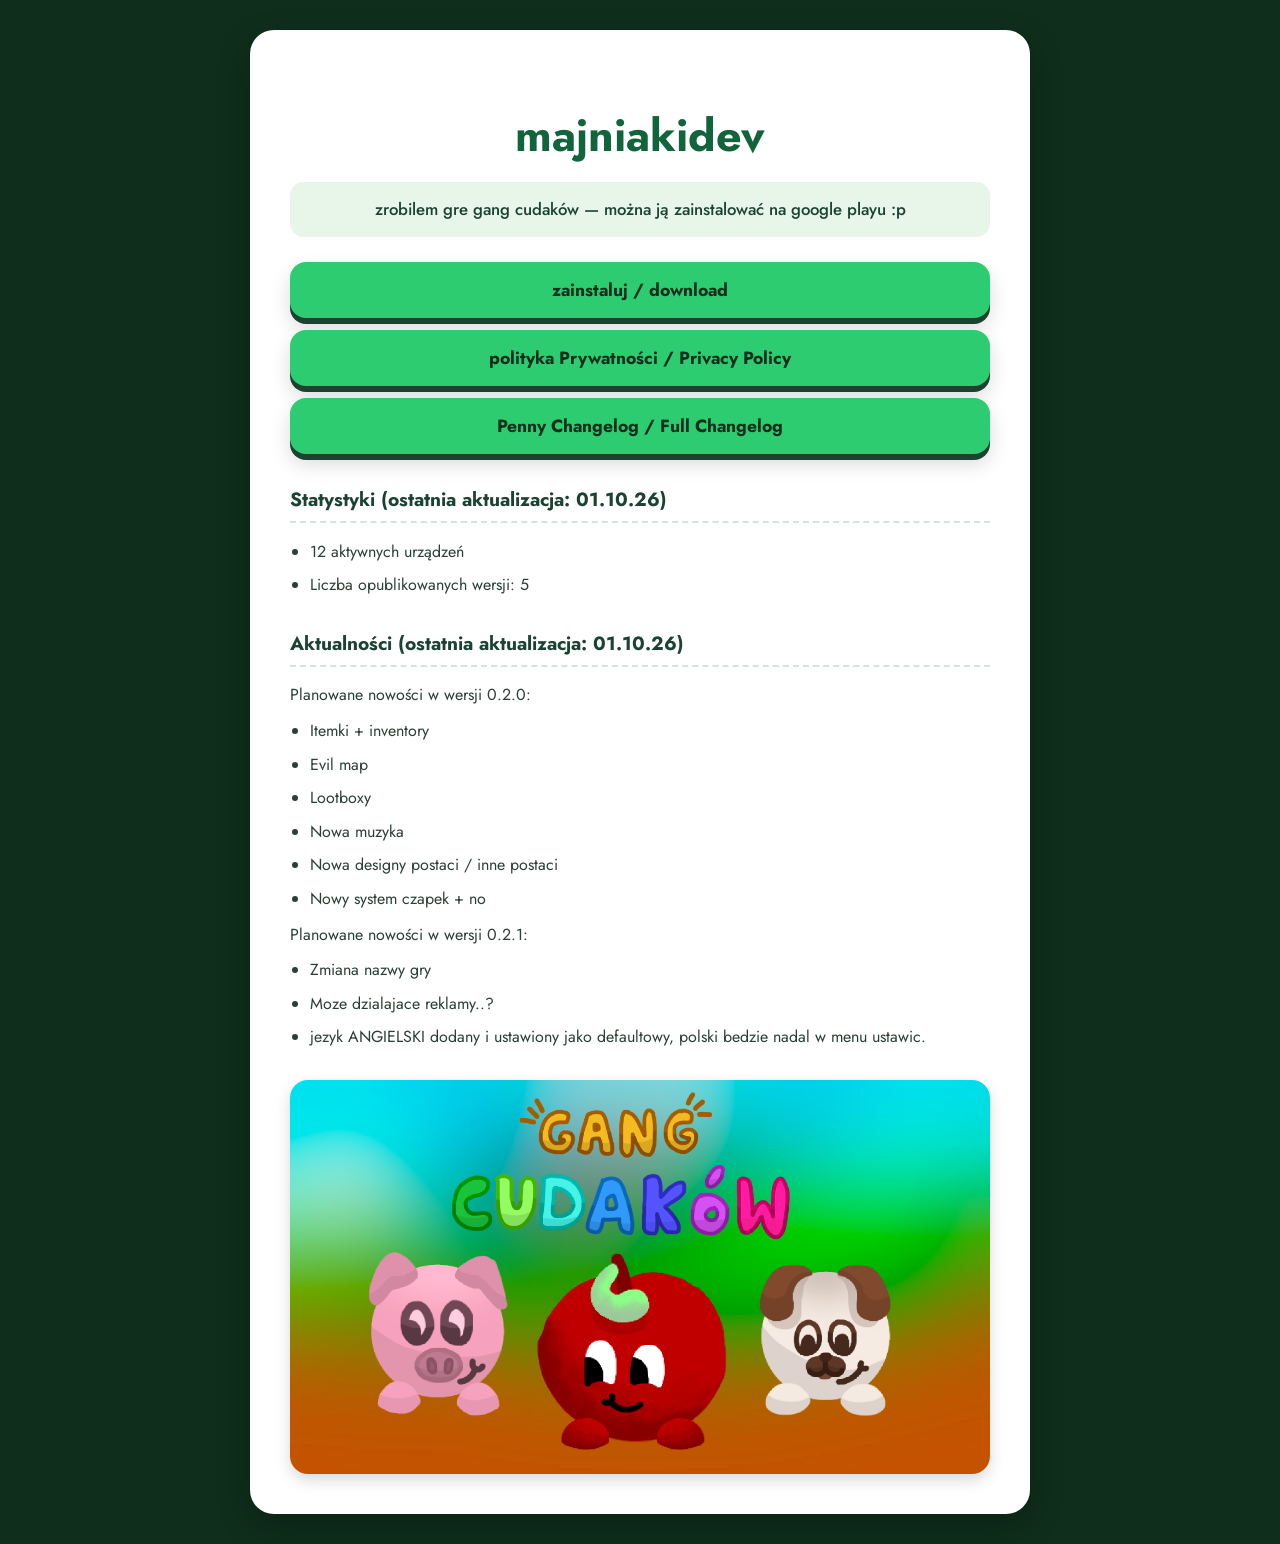
<file: index.html>
<!DOCTYPE html>
<html lang="pl">
  <head>
    <meta charset="UTF-8">
    <meta name="viewport" content="width=device-width, initial-scale=1.0">
    <title>Majniaki</title>
    <!-- Import czcionki Jost -->
    <link rel="preconnect" href="https://fonts.googleapis.com">
    <link rel="preconnect" href="https://fonts.gstatic.com" crossorigin>
    <link href="https://fonts.googleapis.com/css2?family=Jost:wght@400;500;700&display=swap" rel="stylesheet">
    
    <style>
      body {
        font-family: 'Jost', sans-serif;
        background-color: #0f2e1b; /* Ciemny zielony kolor tła */
        color: #2c3e35;
        line-height: 1.6;
        margin: 0;
        padding: 30px 20px;
        display: flex;
        justify-content: center;
      }
      .container {
        background: #ffffff;
        max-width: 700px;
        width: 100%;
        padding: 40px;
        border-radius: 24px;
        box-shadow: 0 12px 32px rgba(0, 0, 0, 0.25);
      }
      h1 {
        color: #11643c;
        text-align: center;
        font-size: 2.8rem;
        margin-bottom: 10px;
        font-weight: 700;
      }
      h2 {
        color: #1b4332;
        font-size: 1.2rem;
        margin-top: 30px;
        border-bottom: 2px dashed #d8e2dc;
        padding-bottom: 6px;
        font-weight: 700;
      }
      p {
        margin: 10px 0;
      }
      .intro {
        font-weight: 500;
        text-align: center;
        color: #1b4332;
        background: #e8f5e9;
        padding: 14px;
        border-radius: 14px;
        font-size: 1.05rem;
      }
      /* Styl przycisków w klimacie growym */
      .buttons-container {
        display: flex;
        flex-direction: column;
        gap: 12px;
        margin: 25px 0;
      }
      .game-button {
        display: block;
        text-align: center;
        background-color: #2ecc71; /* Żywy zielony */
        color: #0f2e1b;
        font-family: 'Jost', sans-serif;
        font-weight: 700;
        font-size: 1.1rem;
        text-decoration: none;
        padding: 14px 20px;
        border-radius: 16px;
        box-shadow: 0 6px 0 #1b4332, 0 10px 20px rgba(0,0,0,0.15);
        transition: all 0.1s ease;
      }
      .game-button:hover {
        background-color: #34d399;
        transform: translateY(-2px);
        box-shadow: 0 8px 0 #1b4332, 0 12px 24px rgba(0,0,0,0.2);
      }
      .game-button:active {
        transform: translateY(4px);
        box-shadow: 0 2px 0 #1b4332, 0 4px 8px rgba(0,0,0,0.2);
      }
      ul {
        padding-left: 20px;
        margin: 10px 0;
      }
      li {
        margin-bottom: 8px;
      }
      img {
        display: block;
        max-width: 100%;
        height: auto;
        border-radius: 18px; /* Zaokrąglone rogi obrazka */
        margin: 30px auto 0 auto;
        box-shadow: 0 6px 16px rgba(0, 0, 0, 0.15); /* Ładny cień pod obrazkiem */
      }
    </style>
  </head>
  <body>
    <div class="container">
      <h1>majniakidev</h1>
      <p class="intro">zrobilem gre gang cudaków — można ją zainstalować na google playu :p</p>
      
      <!-- Przyciski -->
      <div class="buttons-container">
        <a href="https://play.google.com/store/apps/details?id=org.majniaki.gangcudakw" class="game-button" target="_blank">zainstaluj / download</a>
        <a href="privacypolicy.html" class="game-button" target="_blank">polityka Prywatności / Privacy Policy</a>
        <a href="https://docs.google.com/document/d/1rl9LyVBqXnefdMzAaKBPu8p6bX8D2g--xCCIlI68nts" class="game-button" target="_blank">Penny Changelog / Full Changelog</a>
      </div>

      <h2>Statystyki (ostatnia aktualizacja: 01.10.26)</h2>
      <ul>
        <li>12 aktywnych urządzeń</li>
        <li>Liczba opublikowanych wersji: 5</li>
      </ul>

      <h2>Aktualności (ostatnia aktualizacja: 01.10.26)</h2>
      <p>Planowane nowości w wersji 0.2.0: </p>
      <ul>
        <li>Itemki + inventory</li>
        <li>Evil map</li>
        <li>Lootboxy</li>
        <li>Nowa muzyka</li>
        <li>Nowa designy postaci / inne postaci</li>
        <li>Nowy system czapek + no</li>
      </ul>

      <p>Planowane nowości w wersji 0.2.1: </p>
      <ul>
        <li>Zmiana nazwy gry</li>
        <li>Moze dzialajace reklamy..?</li>
        <li>jezyk ANGIELSKI dodany i ustawiony jako defaultowy, polski bedzie nadal w menu ustawic.</li>
      </ul>

      <img src="images/bg/IMG_6816.png" alt="Gang Cudaków screenshot">
    </div>
  </body>
</html>
</file>
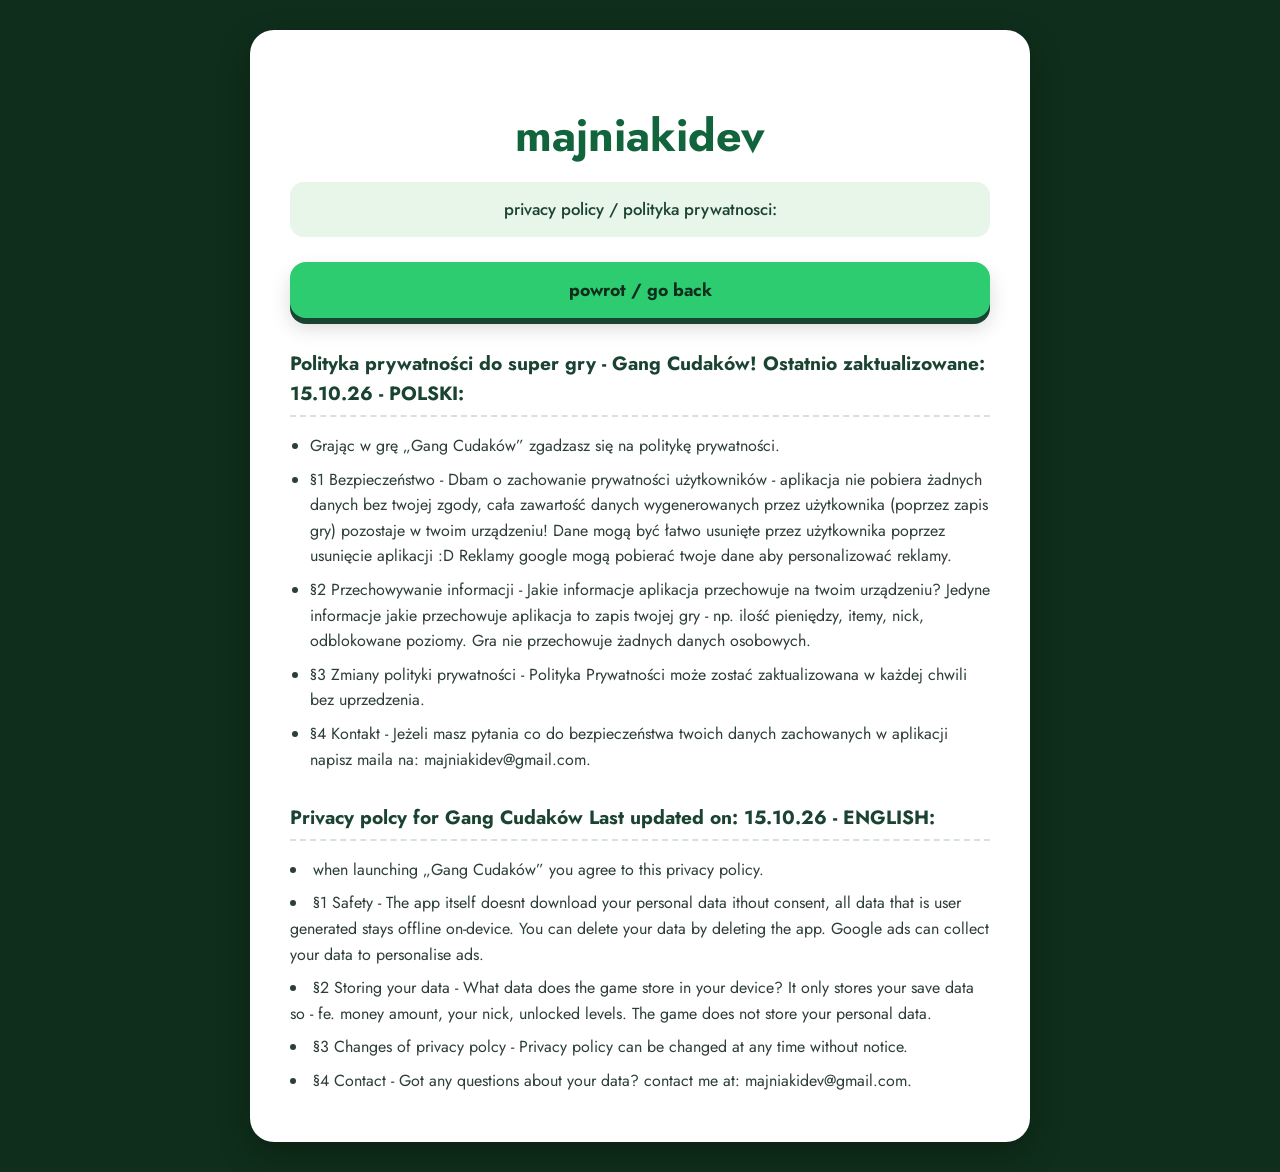
<file: privacypolicy.html>
<!DOCTYPE html>
<html lang="pl">
  <head>
    <meta charset="UTF-8">
    <meta name="viewport" content="width=device-width, initial-scale=1.0">
    <title>Majniaki</title>
    <link rel="preconnect" href="https://fonts.googleapis.com">
    <link rel="preconnect" href="https://fonts.gstatic.com" crossorigin>
    <link href="https://fonts.googleapis.com/css2?family=Jost:wght@400;500;700&display=swap" rel="stylesheet">
    
    <style>
      body {
        font-family: 'Jost', sans-serif;
        background-color: #0f2e1b; /* Ciemny zielony kolor tła */
        color: #2c3e35;
        line-height: 1.6;
        margin: 0;
        padding: 30px 20px;
        display: flex;
        justify-content: center;
      }
      .container {
        background: #ffffff;
        max-width: 700px;
        width: 100%;
        padding: 40px;
        border-radius: 24px;
        box-shadow: 0 12px 32px rgba(0, 0, 0, 0.25);
      }
      h1 {
        color: #11643c;
        text-align: center;
        font-size: 2.8rem;
        margin-bottom: 10px;
        font-weight: 700;
      }
      h2 {
        color: #1b4332;
        font-size: 1.2rem;
        margin-top: 30px;
        border-bottom: 2px dashed #d8e2dc;
        padding-bottom: 6px;
        font-weight: 700;
      }
      p {
        margin: 10px 0;
      }
      .intro {
        font-weight: 500;
        text-align: center;
        color: #1b4332;
        background: #e8f5e9;
        padding: 14px;
        border-radius: 14px;
        font-size: 1.05rem;
      }
      /* Styl przycisków w klimacie growym */
      .buttons-container {
        display: flex;
        flex-direction: column;
        gap: 12px;
        margin: 25px 0;
      }
      .game-button {
        display: block;
        text-align: center;
        background-color: #2ecc71; /* Żywy zielony */
        color: #0f2e1b;
        font-family: 'Jost', sans-serif;
        font-weight: 700;
        font-size: 1.1rem;
        text-decoration: none;
        padding: 14px 20px;
        border-radius: 16px;
        box-shadow: 0 6px 0 #1b4332, 0 10px 20px rgba(0,0,0,0.15);
        transition: all 0.1s ease;
      }
      .game-button:hover {
        background-color: #34d399;
        transform: translateY(-2px);
        box-shadow: 0 8px 0 #1b4332, 0 12px 24px rgba(0,0,0,0.2);
      }
      .game-button:active {
        transform: translateY(4px);
        box-shadow: 0 2px 0 #1b4332, 0 4px 8px rgba(0,0,0,0.2);
      }
      ul {
        padding-left: 20px;
        margin: 10px 0;
      }
      li {
        margin-bottom: 8px;
      }
      img {
        display: block;
        max-width: 100%;
        height: auto;
        border-radius: 18px; /* Zaokrąglone rogi obrazka */
        margin: 30px auto 0 auto;
        box-shadow: 0 6px 16px rgba(0, 0, 0, 0.15); /* Ładny cień pod obrazkiem */
      }
    </style>
  </head>
  <body>
    <div class="container">
      <h1>majniakidev</h1>
      <p class="intro">privacy policy / polityka prywatnosci:</p>
      
      <!-- Przyciski -->
      <div class="buttons-container">
        <a href="index.html" class="game-button" target="_blank">powrot / go back</a>
      </div>

      <h2>Polityka prywatności do super gry - Gang Cudaków!
      Ostatnio zaktualizowane: 15.10.26 - POLSKI:
</h2>
      <ul>
        <li>Grając w grę „Gang Cudaków” zgadzasz się na politykę prywatności.
</li>
        <li>§1
Bezpieczeństwo - 
Dbam o zachowanie prywatności użytkowników - aplikacja nie pobiera żadnych danych bez twojej zgody, cała zawartość danych wygenerowanych przez użytkownika (poprzez zapis gry) pozostaje w twoim urządzeniu! Dane mogą być łatwo usunięte przez użytkownika poprzez usunięcie aplikacji :D 
Reklamy google mogą pobierać twoje dane aby personalizować reklamy.
        </li>

        <li>
§2
Przechowywanie informacji - 
Jakie informacje aplikacja przechowuje na twoim urządzeniu?
Jedyne informacje jakie przechowuje aplikacja to zapis twojej gry - np. ilość pieniędzy, itemy, nick, odblokowane poziomy. Gra nie przechowuje żadnych danych osobowych.
</li>
        <li>
§3
Zmiany polityki prywatności - 
Polityka Prywatności może zostać zaktualizowana w każdej chwili bez uprzedzenia. 
</li>
        <li>
§4
Kontakt - 
Jeżeli masz pytania co do bezpieczeństwa twoich danych zachowanych w aplikacji napisz maila na: majniakidev@gmail.com.
</li>
      </ul>
      <h2>Privacy polcy for Gang Cudaków
      Last updated on: 15.10.26 - ENGLISH:
</h2>
      <li>when launching „Gang Cudaków” you agree to this privacy policy.
</li>
             <li>§1 Safety - 
               The app itself doesnt download your personal data ithout consent, all data that is user generated stays offline on-device. You can delete your data by deleting the app. Google ads can collect your data to personalise ads.
        </li>
        <li>
§2
Storing your data - 
What data does the game store in your device?
It only stores your save data so - fe. money amount, your nick, unlocked levels. The game does not store your personal data.
</li>
    
        <li>
§3
Changes of privacy polcy - 
Privacy policy can be changed at any time without notice.
</li>

              <li>
§4
Contact - 
Got any questions about your data? contact me at: majniakidev@gmail.com.
</li>
    </div>
  </body>
</html>
</file>
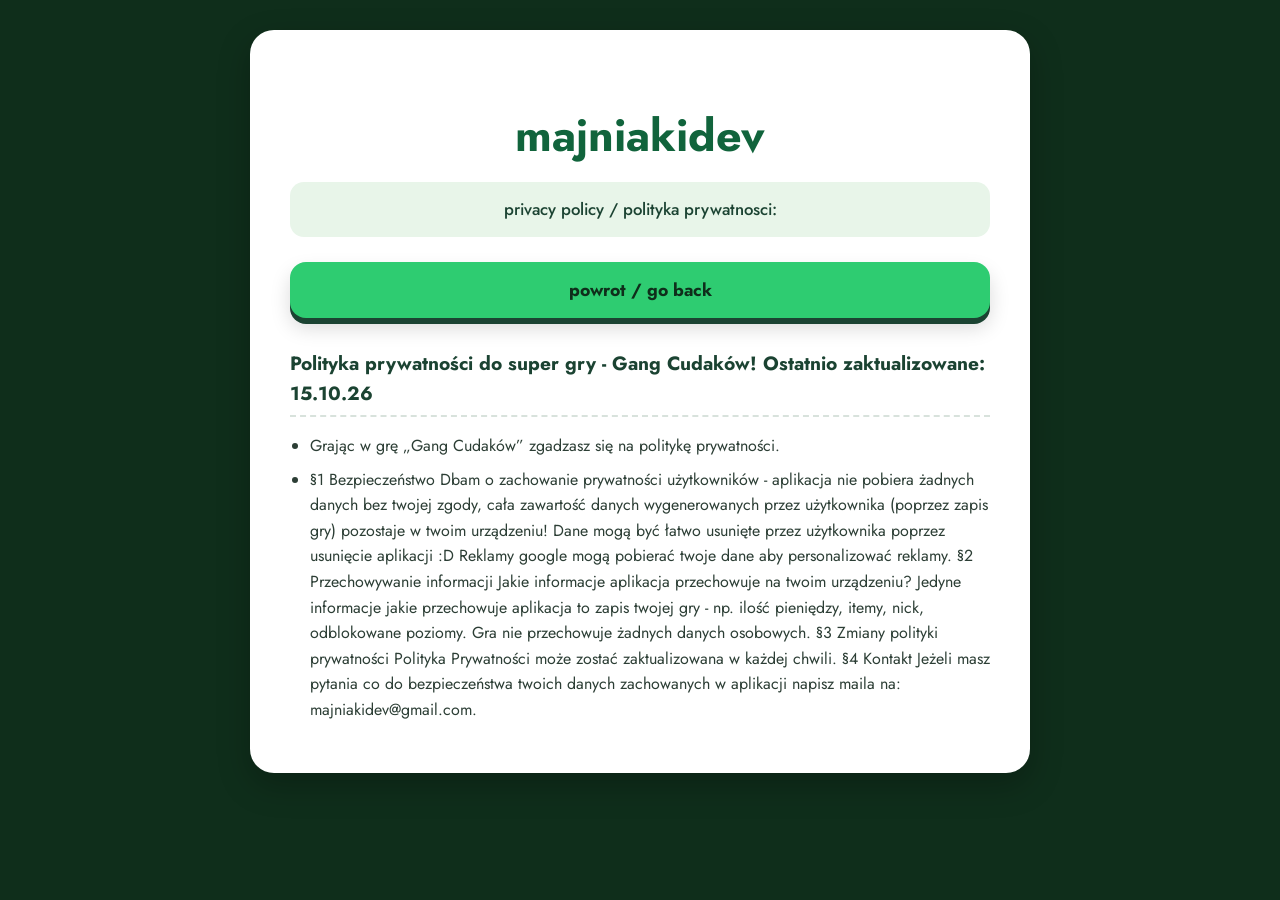
<file: privacypolycy.html>
<!DOCTYPE html>
<html lang="pl">
  <head>
    <meta charset="UTF-8">
    <meta name="viewport" content="width=device-width, initial-scale=1.0">
    <title>Majniaki</title>
    <link rel="preconnect" href="https://fonts.googleapis.com">
    <link rel="preconnect" href="https://fonts.gstatic.com" crossorigin>
    <link href="https://fonts.googleapis.com/css2?family=Jost:wght@400;500;700&display=swap" rel="stylesheet">
    
    <style>
      body {
        font-family: 'Jost', sans-serif;
        background-color: #0f2e1b; /* Ciemny zielony kolor tła */
        color: #2c3e35;
        line-height: 1.6;
        margin: 0;
        padding: 30px 20px;
        display: flex;
        justify-content: center;
      }
      .container {
        background: #ffffff;
        max-width: 700px;
        width: 100%;
        padding: 40px;
        border-radius: 24px;
        box-shadow: 0 12px 32px rgba(0, 0, 0, 0.25);
      }
      h1 {
        color: #11643c;
        text-align: center;
        font-size: 2.8rem;
        margin-bottom: 10px;
        font-weight: 700;
      }
      h2 {
        color: #1b4332;
        font-size: 1.2rem;
        margin-top: 30px;
        border-bottom: 2px dashed #d8e2dc;
        padding-bottom: 6px;
        font-weight: 700;
      }
      p {
        margin: 10px 0;
      }
      .intro {
        font-weight: 500;
        text-align: center;
        color: #1b4332;
        background: #e8f5e9;
        padding: 14px;
        border-radius: 14px;
        font-size: 1.05rem;
      }
      /* Styl przycisków w klimacie growym */
      .buttons-container {
        display: flex;
        flex-direction: column;
        gap: 12px;
        margin: 25px 0;
      }
      .game-button {
        display: block;
        text-align: center;
        background-color: #2ecc71; /* Żywy zielony */
        color: #0f2e1b;
        font-family: 'Jost', sans-serif;
        font-weight: 700;
        font-size: 1.1rem;
        text-decoration: none;
        padding: 14px 20px;
        border-radius: 16px;
        box-shadow: 0 6px 0 #1b4332, 0 10px 20px rgba(0,0,0,0.15);
        transition: all 0.1s ease;
      }
      .game-button:hover {
        background-color: #34d399;
        transform: translateY(-2px);
        box-shadow: 0 8px 0 #1b4332, 0 12px 24px rgba(0,0,0,0.2);
      }
      .game-button:active {
        transform: translateY(4px);
        box-shadow: 0 2px 0 #1b4332, 0 4px 8px rgba(0,0,0,0.2);
      }
      ul {
        padding-left: 20px;
        margin: 10px 0;
      }
      li {
        margin-bottom: 8px;
      }
      img {
        display: block;
        max-width: 100%;
        height: auto;
        border-radius: 18px; /* Zaokrąglone rogi obrazka */
        margin: 30px auto 0 auto;
        box-shadow: 0 6px 16px rgba(0, 0, 0, 0.15); /* Ładny cień pod obrazkiem */
      }
    </style>
  </head>
  <body>
    <div class="container">
      <h1>majniakidev</h1>
      <p class="intro">privacy policy / polityka prywatnosci:</p>
      
      <!-- Przyciski -->
      <div class="buttons-container">
        <a href="https://play.google.com/store/apps/details?id=org.majniaki.gangcudakw" class="game-button" target="_blank">powrot / go back</a>
      </div>

      <h2>Polityka prywatności do super gry - Gang Cudaków!
      Ostatnio zaktualizowane: 15.10.26
</h2>
      <ul>
        <li>Grając w grę „Gang Cudaków” zgadzasz się na politykę prywatności.
</li>
        <li>§1
Bezpieczeństwo
Dbam o zachowanie prywatności użytkowników - aplikacja nie pobiera żadnych danych bez twojej zgody, cała zawartość danych wygenerowanych przez użytkownika (poprzez zapis gry) pozostaje w twoim urządzeniu! Dane mogą być łatwo usunięte przez użytkownika poprzez usunięcie aplikacji :D 
Reklamy google mogą pobierać twoje dane aby personalizować reklamy.

§2
Przechowywanie informacji
Jakie informacje aplikacja przechowuje na twoim urządzeniu?
Jedyne informacje jakie przechowuje aplikacja to zapis twojej gry - np. ilość pieniędzy, itemy, nick, odblokowane poziomy. Gra nie przechowuje żadnych danych osobowych.

§3
Zmiany polityki prywatności
Polityka Prywatności może zostać zaktualizowana w każdej chwili. 

§4
Kontakt
Jeżeli masz pytania co do bezpieczeństwa twoich danych zachowanych w aplikacji napisz maila na: majniakidev@gmail.com.
</li>
      </ul>

     
    

    
    </div>
  </body>
</html>
</file>
